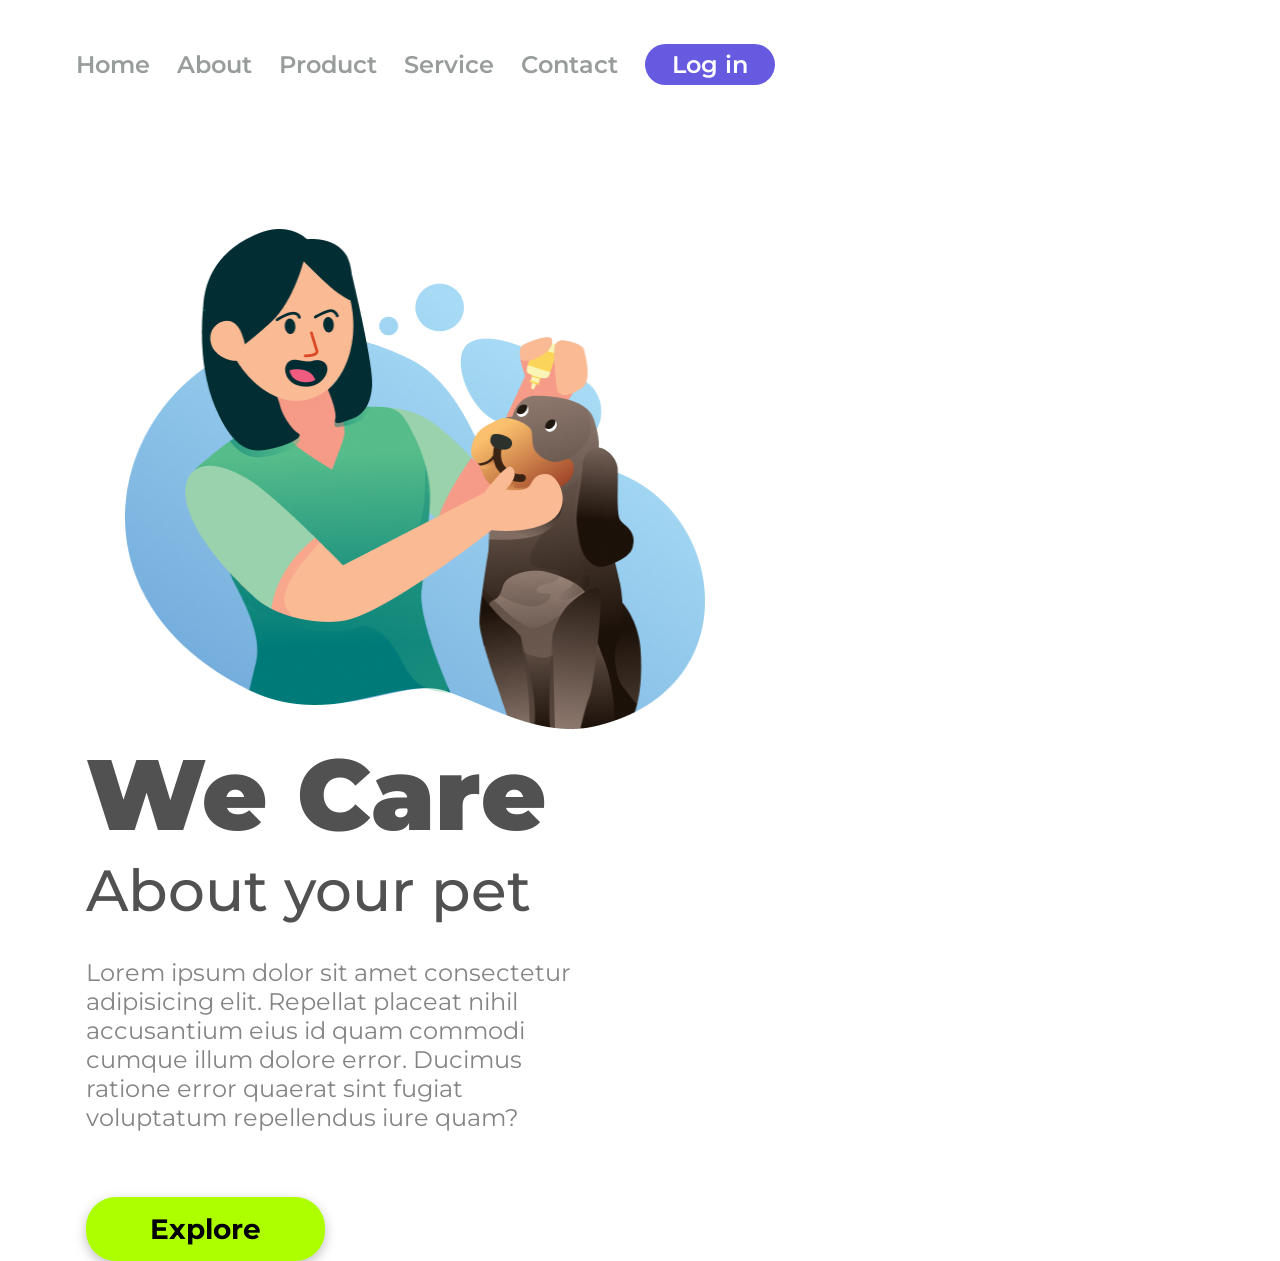
<file: Projeto 1/index.html>
<!DOCTYPE html>
<html lang="pt-br">
<head>
    <meta charset="UTF-8">
    <meta name="viewport" content="width=device-width, initial-scale=1.0">
    <link rel="stylesheet" href="./style.css">
    <link rel="preconnect" href="https://fonts.googleapis.com">
    <link rel="preconnect" href="https://fonts.gstatic.com" crossorigin>
    <link href="https://fonts.googleapis.com/css2?family=Montserrat:ital,wght@0,100..900;1,100..900&display=swap" rel="stylesheet">
    <title>We Care</title>
</head>
<body>
    <header>
        <a class="link-header">Home</a>
        <a class="link-header">About</a>
        <a class="link-header">Product</a>
        <a class="link-header">Service</a>
        <a class="link-header">Contact</a>
        <button class="button-header">Log in</button>
    </header>
    <main>
        <img src="./img/Illustration 2.png" alt="we-care-logo" class="logo-img">
    
        <section>
        <h1>We Care</h1>
        <h2>About your pet</h2>
        <p>Lorem ipsum dolor sit amet consectetur adipisicing elit. Repellat placeat nihil accusantium eius id quam commodi cumque illum dolore error. Ducimus ratione error quaerat sint fugiat voluptatum repellendus iure quam?</p>
        <button class="button-main">Explore</button>
        </section>
    </main>
</body>
</html>
</file>
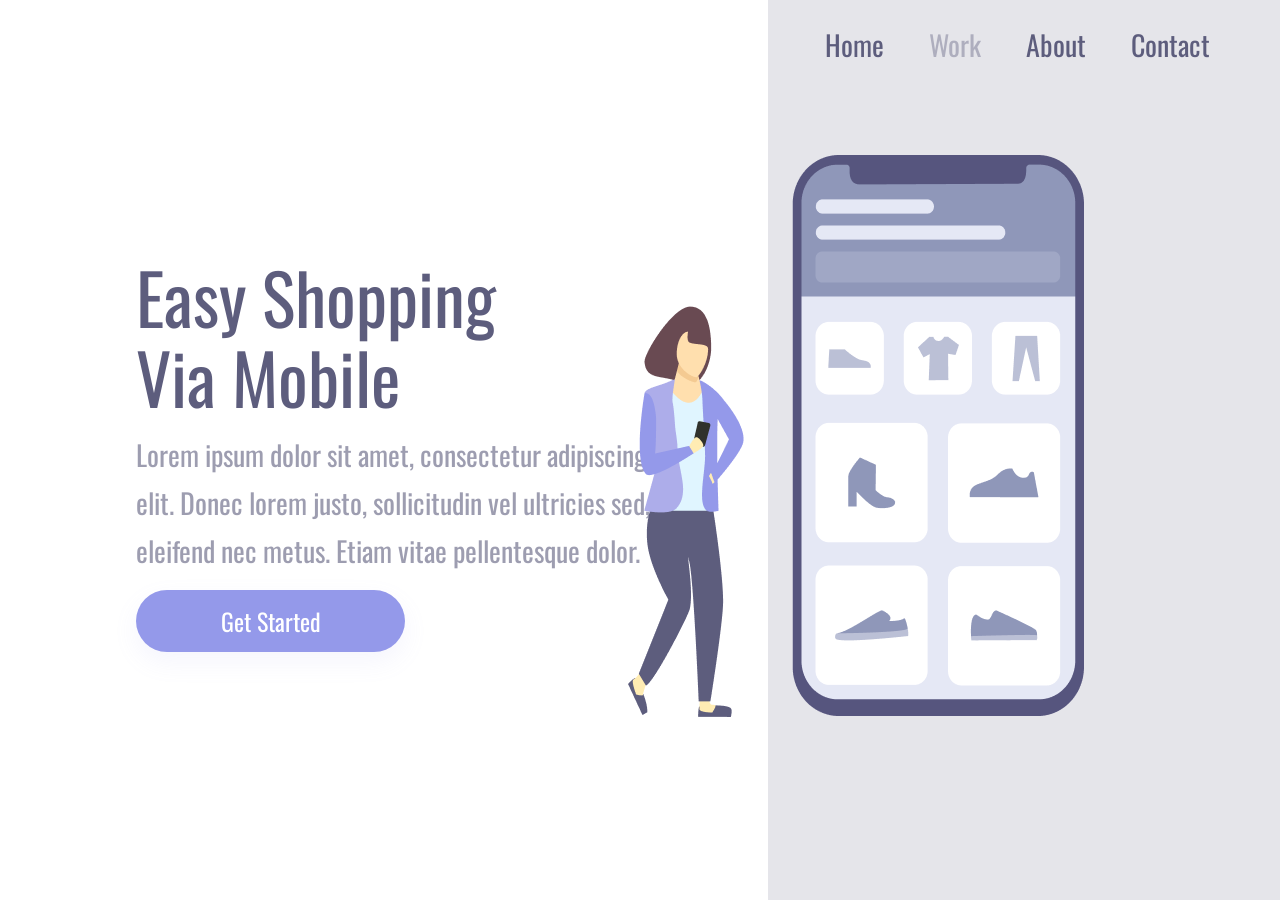
<file: Projeto 2/index.html>
<!DOCTYPE html>
<html lang="pt-br">
<head>
    <meta charset="UTF-8">
    <meta name="viewport" content="width=device-width, initial-scale=1.0">
    <link rel="stylesheet" href="./style.css">
    <link rel="preconnect" href="https://fonts.googleapis.com">
    <link rel="preconnect" href="https://fonts.gstatic.com" crossorigin>
    <link href="https://fonts.googleapis.com/css2?family=Oswald:wght@200..700&display=swap" rel="stylesheet">
    <title>Easy Shopping Via Mobile</title>
</head>
<body>

    <div id="wrapper">
       

        <section class="container-left">
            <main>
                <h1 id="title">Easy Shopping <br> Via Mobile</h1>
                <p id="description-title">Lorem ipsum dolor sit amet, consectetur adipiscing 
                elit. Donec lorem justo, sollicitudin vel ultricies sed, 
                eleifend nec metus. Etiam vitae pellentesque dolor. </p>
            </main>

            <button id="button-main">Get Started</button>
        </section>

         <section class="container-right">
            <header>
                <a class="links-header">Home</a>
                <a class="links-header">Work</a>
                <a class="links-header">About</a> 
                <a class="links-header">Contact</a>
            </header>
            <img src="./img/Illustration-3-3.png" alt="img-viaMobile">
        </section>
    </div>

</body>
</html>
</file>
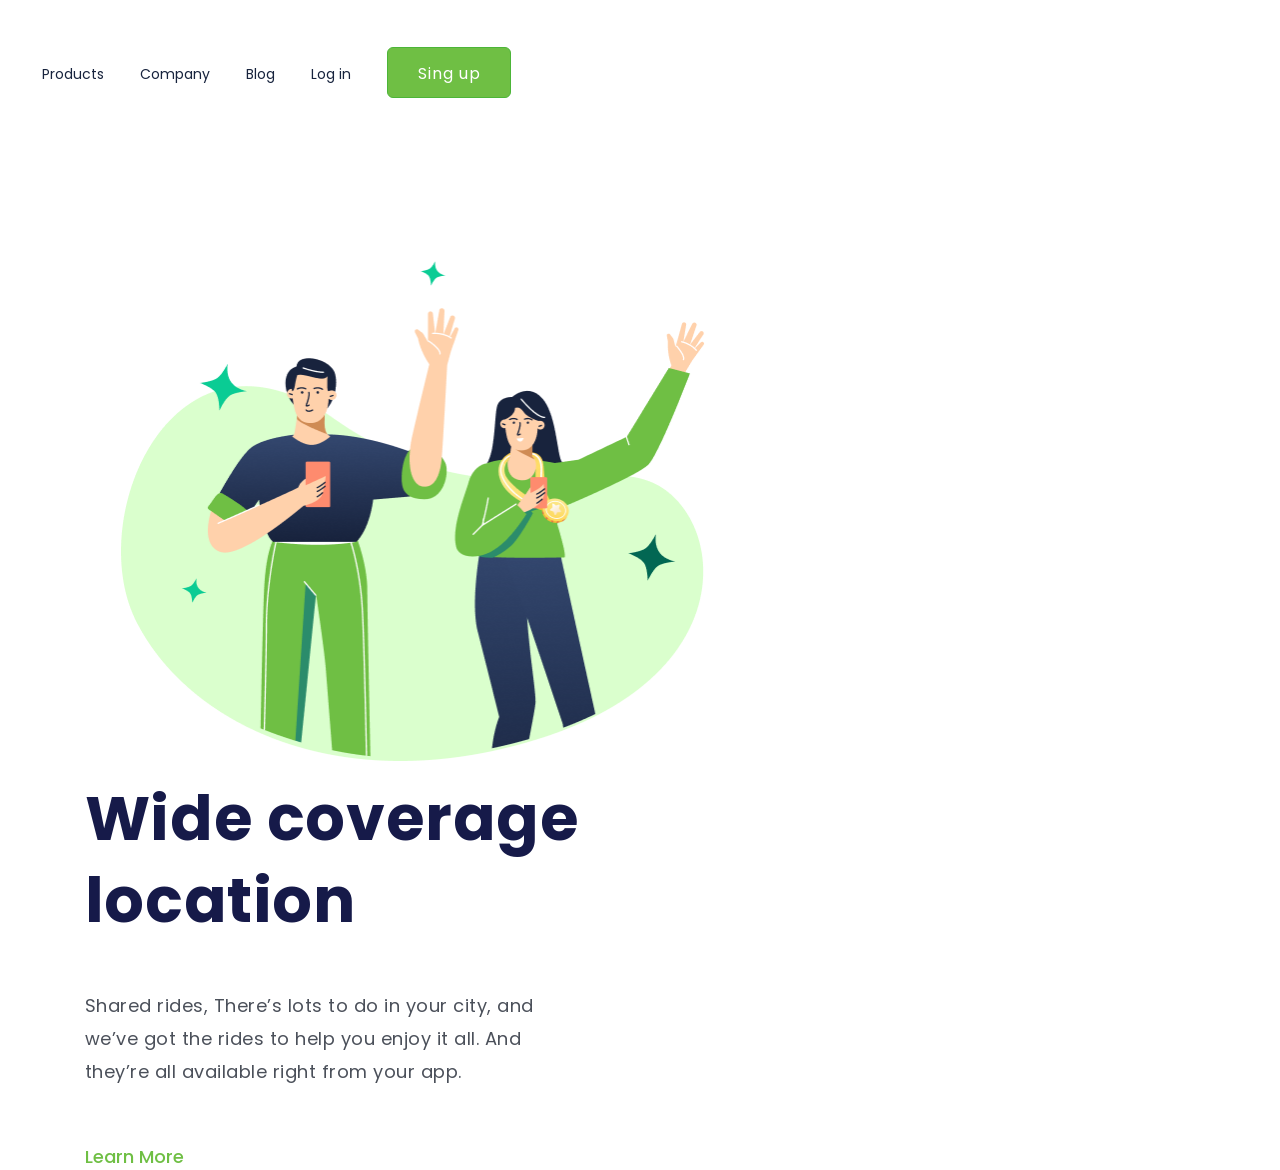
<file: Projeto 1/index2.html>
<!DOCTYPE html>
<html lang="pt-br">
<head>
    <meta charset="UTF-8">
    <meta name="viewport" content="width=device-width, initial-scale=1.0">
    <link rel="preconnect" href="https://fonts.googleapis.com">
    <link rel="preconnect" href="https://fonts.gstatic.com" crossorigin>
    <link href="https://fonts.googleapis.com/css2?family=Poppins:ital,wght@0,400;0,500;0,700;1,400;1,500;1,700&display=swap" rel="stylesheet">
    <link rel="stylesheet" href="./style2.css">
    <title>Wide coverage location</title>
</head>
<body>
       <header> 
            <a class="link-header">Products</a>
            <a class="link-header">Company</a>
            <a class="link-header">Blog</a>                <a class="link-header">Log in</a>
            <button class="button-header">Sing up</button>
        </header>

        <main>
            <img src="./img/(Positive) Congratulation You get 40 point for your ride.png" alt="wide-coverage-location" class="image-main">
            <section>
                <h1>Wide coverage <br> location</h1>
                <p>Shared rides, There’s lots to do in your city, and we’ve got the rides to help you enjoy it all. And they’re all available right from your app.</p>
                <a class="link-main">Learn More</a>   
            </section>
        </main>
</body>
</html>
</file>
<file: Projeto 1/style.css>
* {
    font-family: 'Montserrat', sans-serif;
    padding: 0;
    margin: 0;
    box-sizing: border-box;
}

header {
    margin: 44px 0 144px 76px;
}

.link-header {
    font-weight: 600;
    font-size: 24px;
    line-height: 29px;
    color: #989d9c;
    cursor: pointer;
    margin-right: 23px;
}

.button-header {
    background: #665ae1;
    border-radius: 20.5px;
    height: 41px;
    width: 130px;
    border: none;
    font-weight: 600;
    font-size: 24px;
    line-height: 29px;
    color: #ffffff;
    cursor: pointer;
}

.logo-img {
    width: 580px;
    height: 500px;   
    margin-left: 125px;
    display: inline-block;
}


section {
    display: inline-block;
    margin-left: 86px;
}

h1 {
    font-size: 100px;
    font-weight: 900;
    line-height: 122px;
    color: #515151
}

h2 {
    font-weight: 500;
    font-size: 58px;
    line-height: 71px;
    color: #515151;
}

p {
    font-weight: 400;
    font-size: 24px;
    line-height: 29px;
    color: #848484;
    width: 515px;
    margin-top: 32px;
    margin-bottom: 65px;
}

.button-main {
    background: rgba(173, 255, 0, 1);
    border-radius: 30px;
    width: 239px;
    height: 64px;
    cursor: pointer;
    border: none;
    filter: drop-shadow(0px 4px 6px rgba(0, 0, 0, 0.25));
    font-weight: 700;
    font-size: 28px;
    line-height: 34px;
    color: #000000;
}

@media screen and (max-width: 900px) {
    
    *{
        margin: 0;
    }

    header {
        display: none;
    }

    p {
        display: none;
    }

    h2{
        /* margin-top: 7px; */
        margin-bottom: 17px;
    }

    section{
        margin-left: 0;
        width: 75%;
        height: auto;
        align-items: center;
        display: flex;
        flex-direction: column;
        margin: auto;
    }

    .logo-img {
        width: 75%;
        height: auto;
        align-items: center;
        display: flex;
        flex-direction: column;
        margin-left: 14px;
        margin: 149px auto 24px auto;
    }

}
</file>
<file: Projeto 2/style.css>
*{
    margin: 0;
    padding: 0;
    box-sizing: border-box;
    font-family: "Oswald", sans-serif;
}

header{
    margin: 24px 0 0 57px;
}

#wrapper{
    height: 100vh;
    width: 100vw;

}


.links-header{
    font-size: 28px;
    font-weight: 400;
    color: #5D5D7D;
    cursor: pointer;
    margin-right: 41px;
}

.container-right{
    display: inline-block;
    background-color: rgba(93, 93, 125, 0.16); 
    height: 100vh;
    width: 40%;
    position: absolute;
}

img{
    position: relative;
    top: 10%;
    right: 140px;
}

.container-left{
    display: inline-block;
    width: 60%;
    padding-left: 136px;
    margin-top: 20%;
}

.main{
    position: absolute;
    margin-left: 136px;
    margin-bottom: 381px;
}

#title{
    font-size: 70px;
    font-weight: 400;
    line-height: 80px;
    width: 368px;
    height: 160px;
    color: #5D5D7D;
}

#description-title{
    font-size: 28px;
    font-weight: 400;
    line-height: 48px;
    width: 540px;
    height: 144px;
    color: #5D5D7D;
    margin: 15px 0;
    opacity: 0.6;
}

#button-main{
    font-size: 24px;
    font-weight: 400;
    line-height: 100%;
    width: 269px;
    height: 62px;
    color: white;
    background-color: #9499EA;
    box-shadow: 0px 10px 24px 0px #9499EA19;
    cursor: pointer;
    border-radius: 45px; 
    border:none;
    text-align: center;
}

#button-main:hover{
    opacity:0.8;
}

#button-main:active{
    opacity:0.6;
}

.links-header:nth-child(2) {
    opacity:0.4;
}

.links-header:hover {
    opacity:0.6;
}
.links-header:active {
    opacity:0.4;
}

@media screen and (max-width: 900px) {
    .container-left {
        width: 100%;
        height: 50%;
        padding: 0;
        margin: 0;
    }

    .container-right {
        display: block;
        height: auto;
        width: 100%;
        position: static;
        padding: 40px;
    }

    img {
        position: static;
        max-width: 90%;
    }

    .links-header{
        display:none;
    }

    #title{
        font-size: 36px;
        line-height: 52px; 
        width: auto;
        text-align: center;
        margin: 58px 50px 0 50px;
        position: relative;
        top: 20px;
    }

    #description-title{
        margin: 15px 40px;
        width: auto;
        text-align: center;
        font-size: 14px;
        line-height: 24px;
    }

    #button-main{
        margin: 0 auto;
        display: block;
        position: relative;
        bottom: 55px;
    }
}

@media screen and (max-width: 330px) {
    .conteiner-left {
        height: 70%;
    }
}

/* @media screen and (max-width: 1350px) {
    .container-left{
        width: 65%;
        padding-left: 35px;
        margin-top: 10%;
    }

    header {
        margin: 26px 0 0 10px;
    }
    .links-header{
        margin-right: 20px;
        width: 20%;
    }
    #description-title{
        width: 400px;
        margin-bottom: 15px; 
    }
    #button-main{
        position: relative;
        top: 120px;
    } */
}
</file>
<file: Projeto 1/style2.css>
* {
    font-family: 'poppins', sans-serif;
    margin: 0;
    padding: 0;
    box-sizing: border-box;
}

 header {
    margin: 47px 0 163px 42px;
 }

 .link-header {
    font-weight: 400;
    font-size: 14px;
    color: #17233D;
    cursor: pointer;
    margin-right: 32px;
    line-height: 20px; 
    letter-spacing: 0.875;
 }

 .button-header {
    line-height: 51px;
    width: 124px;
    height: 51px;
    color: white;
    background-color:#6FBF44;
    border-color: #4CB538;
    border-radius: 6px;
    border-style: solid;
    border-width: 1px;
    font-weight: 500px;
    font-size: 16px;
    cursor: pointer;
    letter-spacing: 1px;
 }

  .image-main {
    width: 595.18px;
    height: 500px;
    /* margin-top: 246px; */
    margin-left: 121px;
    display: inline-block;
    margin-bottom: 10px;
 }

 section {
   display: inline-block;
 }

 h1 {
    font-size: 62px;
    font-weight: 700;
    line-height: 82px;
    color: #161A49;
    width: 582px;
    letter-spacing: 0.596px;
    margin-left: 84.82px;
 }

 p {
    font-size: 18px;
    font-weight: 400;
    line-height: 33px;
    color:  #4B505A;
    width: 493px;
    margin-top: 47px;
    margin-bottom: 55px;
    letter-spacing: 0.5px;
    margin-left: 84.82px;
 }

 .link-main {
    color: #6FBF44;
    font-size: 18px;
    font-weight: 500;
    line-height: 27px;
    width: 112px;
    cursor: pointer;
    margin-left: 84.82px;
}

@media screen and (max-width: 1050px) {
  
   header {
      margin: 0;
      margin-left: 0;
   }

   main {
      display: block;
      text-align: center;
      margin: auto;
      padding: 43px;
      display: flex;
      flex-direction: column;
      align-items: center;
   }

   h1{
      order: 0;
   }

   p{
      order: 0;
   }

   div{
      display: flex;
      flex-direction: column;
      order: 1;
   }
   

   .link-header {
      display: none;
   }
   
   .button-header {
      margin: 17px 0 0 70%;
   } 

   .image-main {
      position: relative;
      margin-top: 10px;
      max-width: 500px;
      max-height: auto;
      margin-left: auto;
      margin-right: auto;
      display: block;
      /* text-align: center; */
      width: 90%;
      height: auto;
      display: flex;
      flex-direction: column;
      order: 1;
   }

   h1{
      font-weight: 700;
      font-size: 30px;
      text-align: center;
      margin-top: 2em;
      width: auto;
      line-height: 30px;
      margin-left: 0;
   }

   p{
      width: auto;
      margin: 29px 0 26px 0;
   }

   .link-main {
      display: block;
      margin: auto;
      letter-spacing: 1px;
   }
}
</file>
